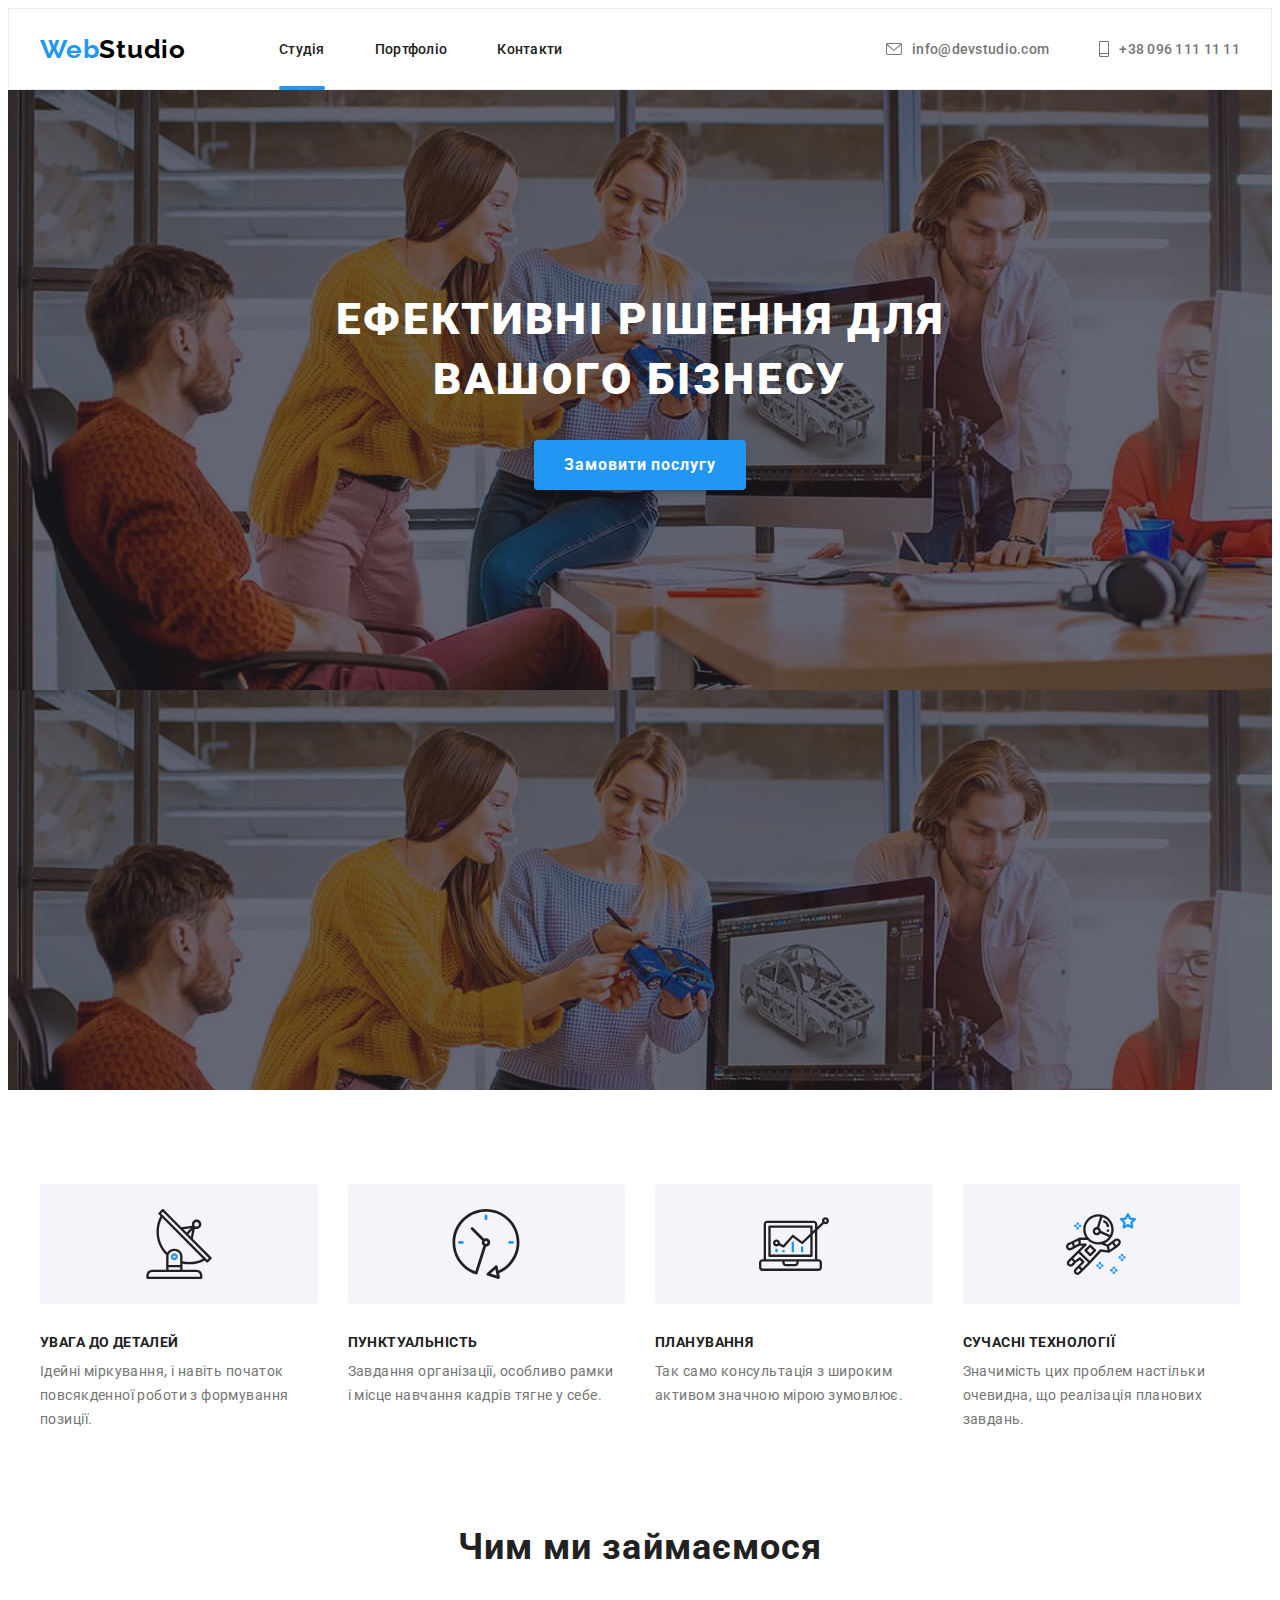
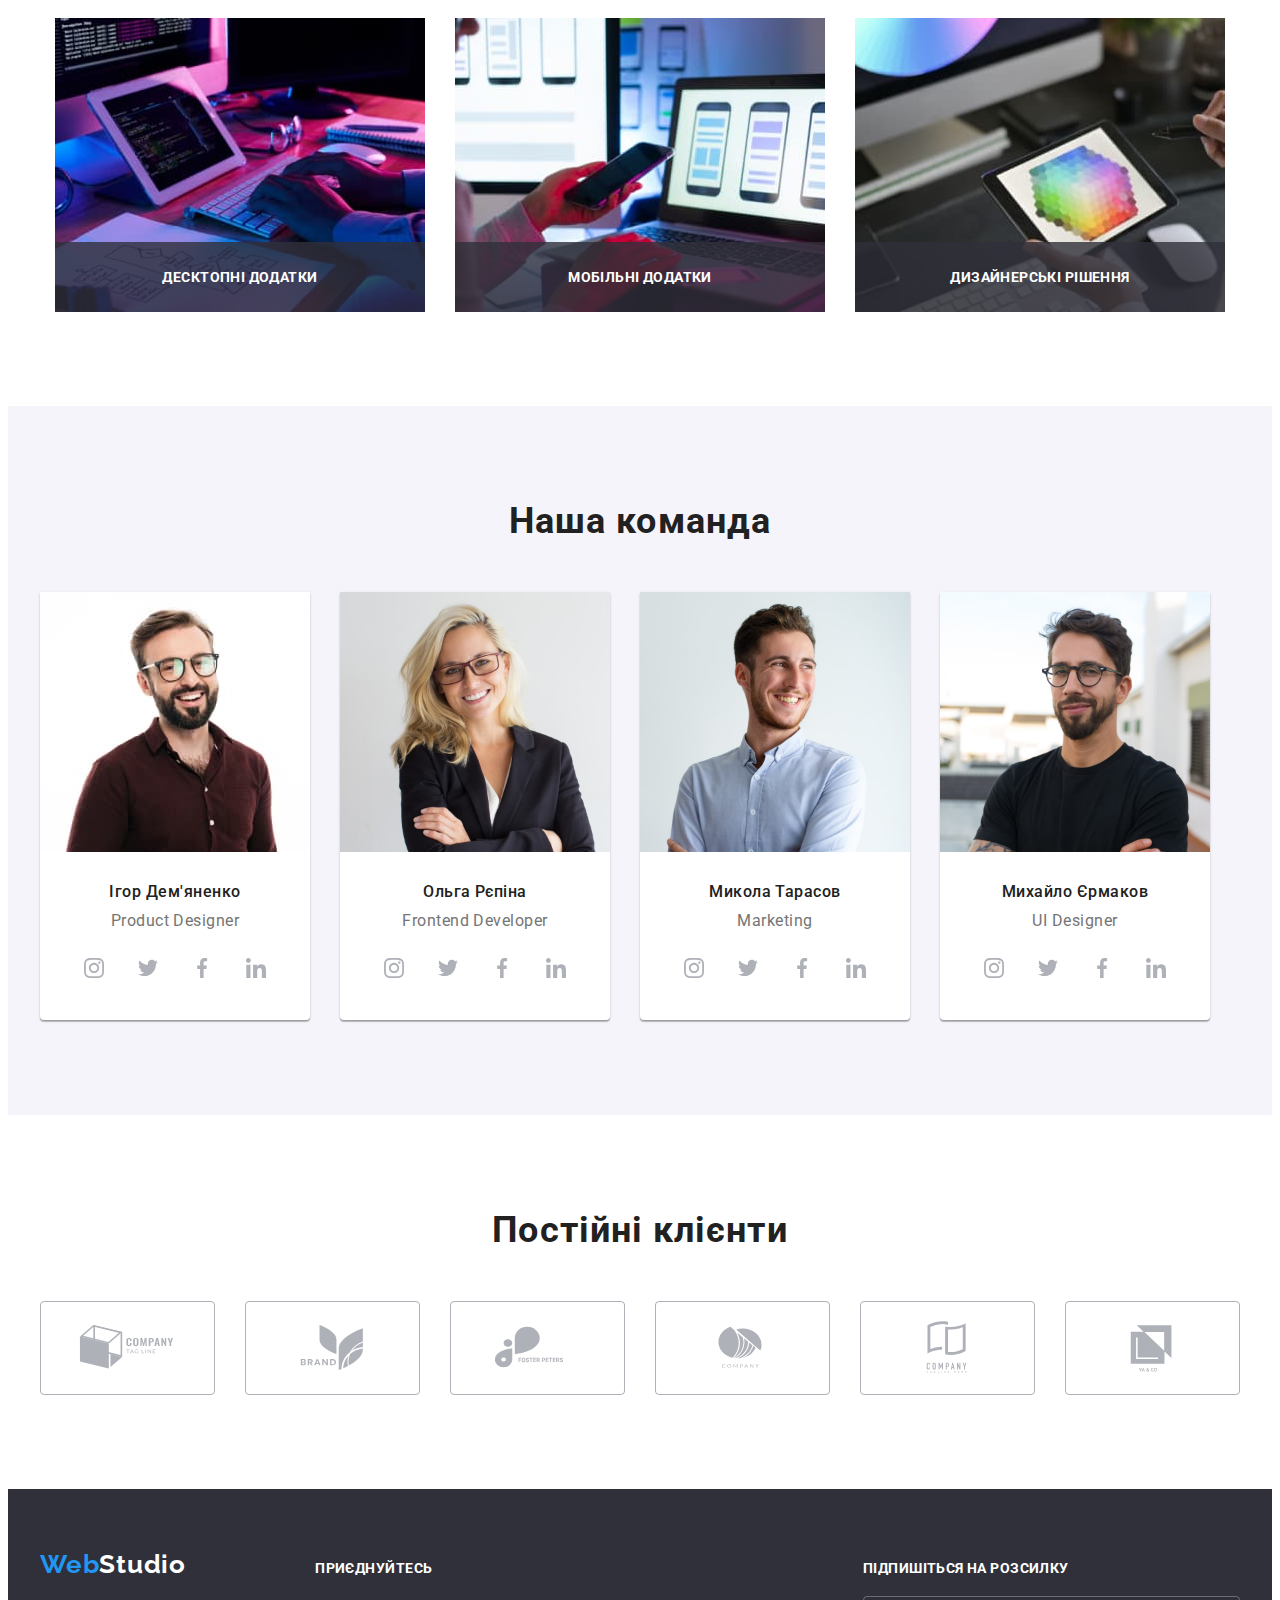
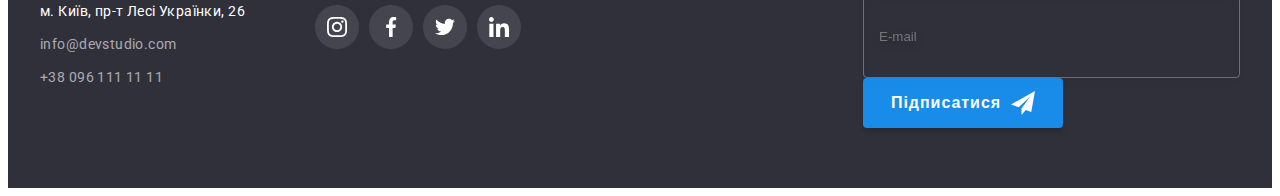
<file: index.html>
<!DOCTYPE html>
<html lang="uk">
<head>
    <meta charset="UTF-8">
    <meta http-equiv="X-UA-Compatible" content="IE=edge">
    <meta name="viewport" content="width=device-width, initial-scale=1.0">
    <title>Document</title>
    <link rel="preconnect" href="https://fonts.googleapis.com">
    <link rel="preconnect" href="https://fonts.gstatic.com" crossorigin>
    <link href="https://fonts.googleapis.com/css2?family=Raleway:wght@700&family=Roboto:wght@400;500;700;900&display=swap" rel="stylesheet">
    <link rel="stylesheet" href="https://cdnjs.cloudflare.com/ajax/libs/modern-normalize/1.1.0/modern-normalize.min.css" integrity="sha512-wpPYUAdjBVSE4KJnH1VR1HeZfpl1ub8YT/NKx4PuQ5NmX2tKuGu6U/JRp5y+Y8XG2tV+wKQpNHVUX03MfMFn9Q==" crossorigin="anonymous" referrerpolicy="no-referrer"/>
    <link rel="stylesheet" href="./css/main.min.css">
</head>
<body>
    <header class="header">
        <div class="container header__container">
        <a href="#" class="header__title">Web<span class="header__title__double">Studio</span> </a>
        <nav class="navigation">
        <ul class="navigation__list">
        <li><a class="navigation__link navigation__link--current" href="#">Студія</a></li>
        <li><a class="navigation__link" href="./portfolio.html">Портфоліо</a></li>
        <li><a class="navigation__link" href="#">Контакти</a></li>
        </ul>
        </nav>
        <ul class="header-list-contacts">
            <li><a href="mailto:info@devstudio.com" class="contacts-mail">
                <svg width="16" height="12">
                    <use href="./images/symbol-defs.svg#icon-envelope"></use>
                </svg>
                info@devstudio.com</a></li>
            <li>
                <a href="tell:380961111111" class="contacts">
                    <svg width="10" height="16">
                        <use href="./images/symbol-defs.svg#icon-smartphone"></use>
                    </svg>
                    +38 096 111 11 11</a></li>
        </ul>
        </div>
    </header>
        <main>
            <section class="decisions">
                <div class="container">
                <h1 class="decision-title">Ефективні рішення для вашого бізнесу</h1>
                <button type="button" class="decision-button" data-modal-open>Замовити послугу</button>
                </div>
            </section>
            <section class="section">
                <div class="container">
                <h2 class="visually-hidden">Деталі</h2>
                <ul class="details-list">
                    <li>
                        <div class="img-cont">
                            <svg class="details-svg" width="70" height="70">
                                <use href="./images/symbol-defs.svg#icon-antenna"></use>
                            </svg>
                        </div>
                        <h3 class="details-list-head">УВАГА ДО ДЕТАЛЕЙ</h3>
                <p class="details-list-uphead">Ідейні міркування, і навіть початок повсякденної роботи з формування позиції.</p></li>
                <li>
                    <div class="img-cont">
                        <svg class="details-svg" width="70" height="70">
                            <use href="./images/symbol-defs.svg#icon-clock"></use>
                        </svg>
                    </div>
                    <h3 class="details-list-head">ПУНКТУАЛЬНІСТЬ</h3>
                <p class="details-list-uphead">Завдання організації, особливо рамки і місце навчання кадрів тягне у себе.</p></li>
                <li>
                    <div class="img-cont">
                        <svg class="details-svg" width="70" height="70">
                            <use href="./images/symbol-defs.svg#icon-diagram"></use>
                        </svg>
                    </div>
                    <h3 class="details-list-head">ПЛАНУВАННЯ</h3>
                <p class="details-list-uphead">Так само консультація з широким активом значною мірою зумовлює.</p></li>
                <li>
                    <div class="img-cont">
                        <svg class="details-svg" width="70" height="70">
                            <use href="./images/symbol-defs.svg#icon-astronaut"></use>
                        </svg>
                    </div>
                    <h3 class="details-list-head">СУЧАСНІ ТЕХНОЛОГІЇ</h3>
                <p class="details-list-uphead">Значимість цих проблем настільки очевидна, що реалізація планових завдань.</p></li>
                </ul>
            </div>
            </section>
            <section class="section null">
                <div class="container">
            <h2 class="photo-section title">Чим ми займаємося</h2>
            <ul class="photo-list">
            <li class="li-relative">
                <img src="./images/image1.jpg" alt="image1">
                <p class="p-downtitle">Десктопні додатки</p>
                </li>
            <li class="li-relative">
                    <img src="./images/image2.jpg" alt="image2">
                <p class="p-downtitle">Мобільні додатки</p>
            </li>
            <li class="li-relative">
                <img src="./images/image3.jpg" alt="image3">
            <p class="p-downtitle">Дизайнерські рішення</p>
            </li>
            </ul>
            </div>
            </section>
            <section class="team section">
                <div class="container">
            <h2 class="photo-section">Наша команда</h2>
            <ul class="team-list">
                <li class="team-list-notgeneral"><img class="team-user-photo1" src="./images/img-1.jpg" width="270" height="260" alt="teamcard1">
                <div class="team-container">
                    <h3 class="team-user1">Ігор Дем'яненко</h3>
                <p lang="en" class="team-user-info1">Product Designer</p>
                <ul class="team-links-list">
                    <li class="team-link-list-second">
                        <a class="team-links-info" href="#">
                            <svg class="team-link-icon" width="20" height="20">
                                <use href="./images/symbol-defs.svg#icon-instagram"></use>
                            </svg>
                        </a>
                    </li>
                    <li class="team-link-list-second">
                        <a class="team-links-info" href="#">
                            <svg class="team-link-icon" width="20" height="20">
                                <use href="./images/symbol-defs.svg#icon-twitter"></use>
                            </svg>
                        </a>
                    </li>
                    <li class="team-link-list-second">
                        <a class="team-links-info" href="#">
                            <svg class="team-link-icon" width="20" height="20">
                                <use href="./images/symbol-defs.svg#icon-facebook"></use>
                            </svg>
                        </a>
                    </li>
                    <li class="team-link-list-second">
                        <a class="team-links-info" href="#">
                            <svg class="team-link-icon" width="20" height="20">
                                <use href="./images/symbol-defs.svg#icon-linkedin"></use>
                            </svg>
                        </a>
                    </li>
                </ul>
                </div>
            </li>
                <li class="team-list-notgeneral"><img class="team-user-photo2" src="./images/img-2.jpg" width="270" height="260" alt="teamcard2">
                <div class="team-container">
                    <h3 class="team-user2">Ольга Рєпіна</h3>
                <p lang="en" class="team-user-info2">Frontend Developer</p>
                <ul class="team-links-list">
                    <li class="team-link-list-second">
                        <a class="team-links-info" href="#">
                            <svg class="team-link-icon" width="20" height="20">
                                <use href="./images/symbol-defs.svg#icon-instagram"></use>
                            </svg>
                        </a>
                    </li>
                    <li class="team-link-list-second">
                        <a class="team-links-info" href="#">
                            <svg class="team-link-icon" width="20" height="20">
                                <use href="./images/symbol-defs.svg#icon-twitter"></use>
                            </svg>
                        </a>
                    </li>
                    <li class="team-link-list-second">
                        <a class="team-links-info" href="#">
                            <svg class="team-link-icon" width="20" height="20">
                                <use href="./images/symbol-defs.svg#icon-facebook"></use>
                            </svg>
                        </a>
                    </li>
                    <li class="team-link-list-second">
                        <a class="team-links-info" href="#">
                            <svg class="team-link-icon" width="20" height="20">
                                <use href="./images/symbol-defs.svg#icon-linkedin"></use>
                            </svg>
                        </a>
                    </li>
                </ul>
                </div>
            </li>
                <li class="team-list-notgeneral"><img class="team-user-photo3" src="./images/img-3.jpg" width="270" height="260" alt="teamcard3">
                <div class="team-container">
                    <h3 class="team-user3">Микола Тарасов</h3>
                <p lang="en" class="team-user-info3">Marketing</p>
                <ul class="team-links-list">
                    <li class="team-link-list-second">
                        <a class="team-links-info" href="#">
                            <svg class="team-link-icon" width="20" height="20">
                                <use href="./images/symbol-defs.svg#icon-instagram"></use>
                            </svg>
                        </a>
                    </li>
                    <li class="team-link-list-second">
                        <a class="team-links-info" href="#">
                            <svg class="team-link-icon" width="20" height="20">
                                <use href="./images/symbol-defs.svg#icon-twitter"></use>
                            </svg>
                        </a>
                    </li>
                    <li class="team-link-list-second">
                        <a class="team-links-info" href="#">
                            <svg class="team-link-icon" width="20" height="20">
                                <use href="./images/symbol-defs.svg#icon-facebook"></use>
                            </svg>
                        </a>
                    </li>
                    <li class="team-link-list-second">
                        <a class="team-links-info" href="#">
                            <svg class="team-link-icon" width="20" height="20">
                                <use href="./images/symbol-defs.svg#icon-linkedin"></use>
                            </svg>
                        </a>
                    </li>
                </ul>
                </div>
            </li>
                <li class="team-list-notgeneral"><img class="team-user-photo4" src="./images/img-4.jpg" width="270" height="260" alt="teamcard4">
                <div class="team-container">
                    <h3 class="team-user4">Михайло Єрмаков</h3>
                <p lang="en" class="team-user-info4">UI Designer</p>
                <ul class="team-links-list">
                    <li class="team-link-list-second">
                        <a class="team-links-info" href="#">
                            <svg class="team-link-icon" width="20" height="20">
                                <use href="./images/symbol-defs.svg#icon-instagram"></use>
                            </svg>
                        </a>
                    </li>
                    <li class="team-link-list-second">
                        <a class="team-links-info" href="#">
                            <svg class="team-link-icon" width="20" height="20">
                                <use href="./images/symbol-defs.svg#icon-twitter"></use>
                            </svg>
                        </a>
                    </li>
                    <li class="team-link-list-second">
                        <a class="team-links-info" href="#">
                            <svg class="team-link-icon" width="20" height="20">
                                <use href="./images/symbol-defs.svg#icon-facebook"></use>
                            </svg>
                        </a>
                    </li>
                    <li class="team-link-list-second">
                        <a class="team-links-info" href="#">
                            <svg class="team-link-icon" width="20" height="20">
                                <use href="./images/symbol-defs.svg#icon-linkedin"></use>
                            </svg>
                        </a>
                    </li>
                </ul>
                </div>
            </li>
            </ul>
            </div>
            </section>
            <section class="section">
                <div class="container">
                <h3 class="photo-section title">
                    Постійні клієнти
                </h3>
                <ul class="clients-list">
                    <li>
                        <a class="clients-link" href="#">
                            <svg width="106" height="60">
                                <use href="./images/symbol-defs.svg#icon-Logo"></use>
                            </svg>
                        </a>
                    </li>
                    <li>
                        <a class="clients-link" href="#">
                            <svg width="106" height="60">
                                <use href="./images/symbol-defs.svg#icon-Logo-1"></use>
                            </svg>
                        </a>
                    </li>
                    <li>
                        <a class="clients-link" href="#">
                            <svg width="106" height="60">
                                <use href="./images/symbol-defs.svg#icon-Logo-2"></use>
                            </svg>
                        </a>
                    </li>
                    <li>
                        <a class="clients-link" href="#">
                            <svg width="106" height="60">
                                <use href="./images/symbol-defs.svg#icon-Logo-3"></use>
                            </svg>
                        </a>
                    </li>
                    <li>
                        <a class="clients-link" href="#">
                            <svg width="106" height="60">
                                <use href="./images/symbol-defs.svg#icon-Logo-4"></use>
                            </svg>
                        </a>
                    </li>
                    <li>
                        <a class="clients-link" href="#">
                            <svg width="106" height="60">
                                <use href="./images/symbol-defs.svg#icon-Logo-5"></use>
                            </svg>
                        </a>
                    </li>
                </ul>
                </div>
            </section>
        </main>
        <footer class="footer-section">
            <div class="container">
                <div class="contact-wrapper">
            <a href="#" class="footer-header-title">Web<span class="footer-title-double">Studio</span> </a>
            <p class="adress">м. Київ, пр-т Лесі Українки, 26</p>
            <ul class="footer-header-list-main">
            <li><a href="mailto:info@devstudio.com" class="contacts-mail-footer">info@devstudio.com</a></li>
            <li><a href="tell:380961111111" class="contacts-footer">+38 096 111 11 11</a></li>
            </ul>    
        </div>
        <div class="footer-svg">
            <h3 class="title-footer">Приєднуйтесь</h3>
            <ul class="footer-list">
            <li>
                <a class="footer-links" href="#">
                <svg class="footer-icon" width="20" height="20">
                    <use href="./images/symbol-defs.svg#icon-instagram" width="20" height="20"></use>
                </svg>
                </a>
            </li>
            <li>
            <a class="footer-links" href="#">
                <svg class="footer-icon" width="20" height="20">
                    <use href="./images/symbol-defs.svg#icon-facebook" width="20" height="20"></use>
                </svg>
            </a>
            </li>
            <li>
            <a class="footer-links" href="#">
                <svg class="footer-icon" width="20" height="20">
                    <use href="./images/symbol-defs.svg#icon-twitter" width="20" height="20"></use>
                </svg>
            </a>
            </li>
            <li>
            <a class="footer-links" href="#">
                <svg class="footer-icon" width="20" height="20">
                    <use href="./images/symbol-defs.svg#icon-linkedin" width="20" height="20"></use>
                </svg>
            </a>
            </li>
            </ul>
        </div>
        <div class="footer-field">
            <label for="advertising-mail" class="label-footer">Підпишіться на розсилку</label>
            <div class="div-footer-pos">
                <input type="email"
                name="advertising"
                 id="advertising-mail" 
                 class="footer-input"
                 placeholder="E-mail">
                    <button type="submit" class="footer-button">
                    Підписатися
                    <svg class="advertising-svg" width="24" height="24">
                        <use href="./images/symbol-defs.svg#icon-icon-send-1"></use>
                    </svg>
                    </button>
            </div>
        </div>
        </div>
        </footer>
        <div class="backdrop is-hidden" data-modal>
            <div class="modal">
                <button type="button" class="button-modal" data-modal-close>
                    <svg class="modal-x" width="11" height="11">
                        <use href="./images/symbol-defs.svg#icon-Vector">
                        </use>
                    </svg>
                </button>
                <p class="modal-title">Залиште свої данні,ми вам передзвонимо</p>
                <form class="modal-form">
                    <div class="modal-field">
                    <label for="user-name" class="label">Ім'я</label>
                    <div class="relative">
                    <input 
                        type="text"
                        name="user-name"
                        class="modal-input"
                        id="user-name"
                        required>
                       <svg class="form-svg" width="12" height="12">
                        <use href="./images/symbol-defs.svg#icon-Vector-1-1">
                        </use>
                       </svg>
                        </div>
                        </div>
                       <div class="modal-field">
                       <label for="user-tel" class="label">Телефон</label>
                        <div class="relative">
                       <input
                     type="tel"
                     name="user-tel" 
                     class="modal-input" 
                     id="user-tel"
                     required>
                     <svg class="form-svg" width="13" height="13">
                        <use href="./images/symbol-defs.svg#icon-Vector-2-1">
                        </use>
                       </svg>
                    </div>
                    </div>
                       <div class="modal-field">
                        <label for="user-mail" class="label">Пошта</label>
                        <div class="relative">
                        <input 
                        type="email"
                        name="user-mail"
                        class="modal-input"
                        id="user-mail"
                        required>
                        <svg class="form-svg" width="15" height="12">
                        <use href="./images/symbol-defs.svg#icon-Vector-3-1">
                        </use>
                        </svg>
                        </div>
                        </div>
                    <div class="modal-field">
                    <label for="user-comment" class="label">Коментар</label>
                        <textarea 
                        name="user-comment"
                         id="user-comment" 
                         class="modal-input2"
                         placeholder="Введіть текст">
                        </textarea>
                    </div>
                    <div class="checkbox-div">
                        <input type="checkbox"
                         class="input-checkbox visually-hidden"
                         name="policy"
                         id="policy"
                         >
                         <label for="policy"
                          class="check-text">Погоджуюся з розсилкою та приймаю <a href="#" class="label-second">Умови договору</a></label>
                    </div>
                    <button type="submit" class="button-submit">Відправити</button>
                </form>
            </div>
            </div>
        </div>
        <script src="./js/modal.js"></script>
</body>
</html>
</file>
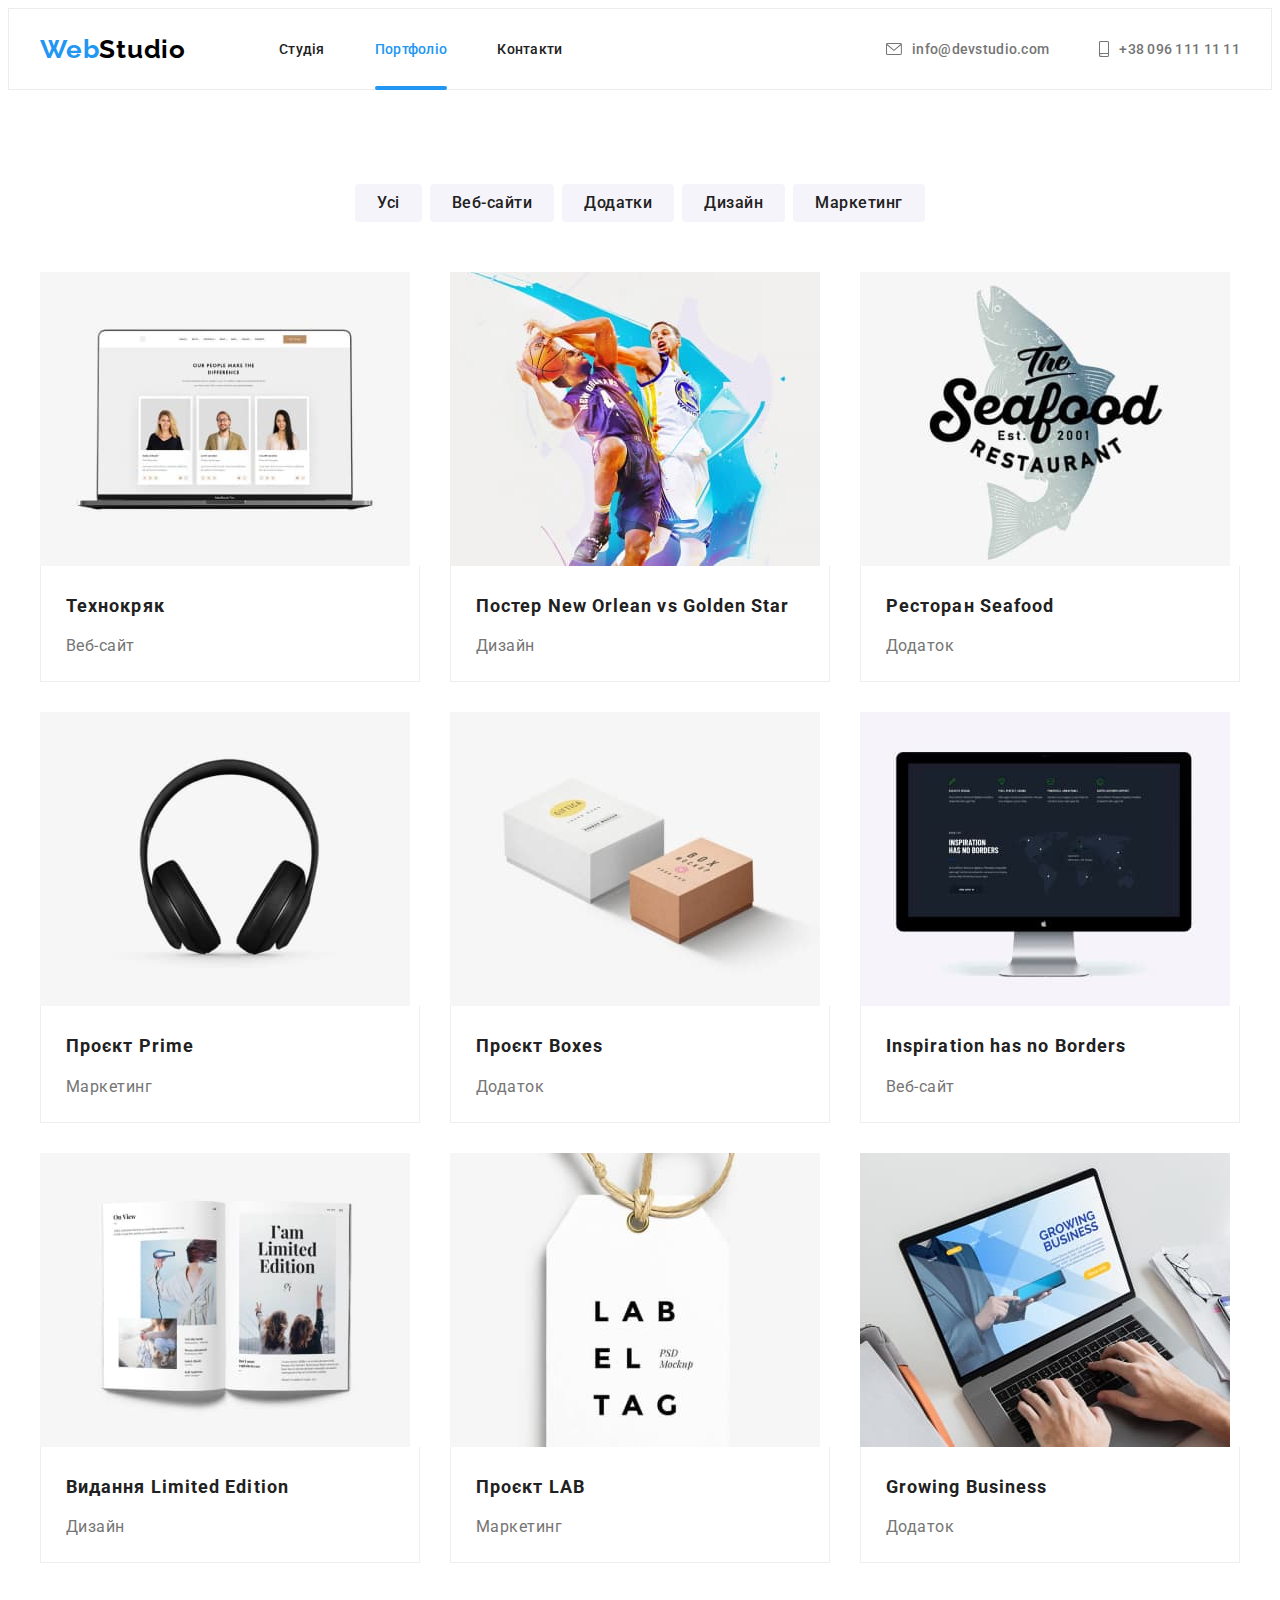
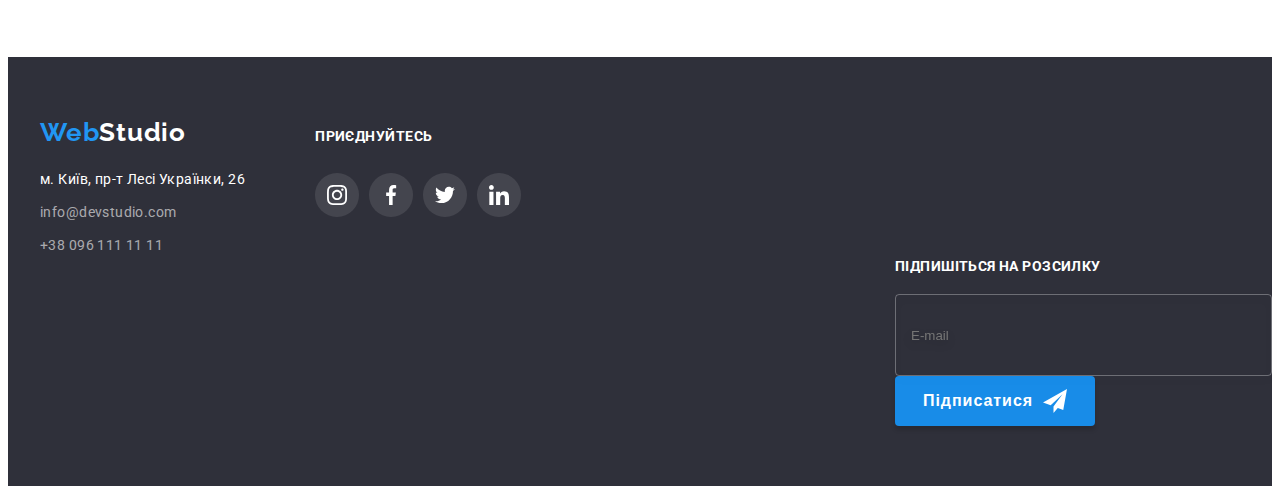
<file: portfolio.html>
<!DOCTYPE html>
<html lang="en">
<head>
    <meta charset="UTF-8">
    <meta http-equiv="X-UA-Compatible" content="IE=edge">
    <meta name="viewport" content="width=device-width, initial-scale=1.0">
    <title>Document</title>
    <link rel="preconnect" href="https://fonts.googleapis.com">
    <link rel="preconnect" href="https://fonts.gstatic.com" crossorigin>
    <link href="https://fonts.googleapis.com/css2?family=Raleway:wght@700&family=Roboto:wght@400;500;700;900&display=swap" rel="stylesheet">
    <link rel="stylesheet" href="https://cdnjs.cloudflare.com/ajax/libs/modern-normalize/1.1.0/modern-normalize.min.css" integrity="sha512-wpPYUAdjBVSE4KJnH1VR1HeZfpl1ub8YT/NKx4PuQ5NmX2tKuGu6U/JRp5y+Y8XG2tV+wKQpNHVUX03MfMFn9Q==" crossorigin="anonymous" referrerpolicy="no-referrer"/>
    <link rel="stylesheet" href="./styles.css">
</head>
<body>
    <header class="header">
        <div class="container">
        <a href="#" class="header-title">Web<span class="header-title-double">Studio</span> </a>
        <nav class="header-navigation">
        <ul class="header-list-main">
        <li><a class="header-list header-list1" href="./index.html">Студія</a></li>
        <li><a class="header-list header-list2 current current-pos" href="./portfolio.html">Портфоліо</a></li>
        <li><a class="header-list header-list3" href="#">Контакти</a></li>
        </ul>
        </nav>
        <ul class="header-list-contacts">
                <li><a href="mailto:info@devstudio.com" class="contacts-mail">
                    <svg width="16" height="12">
                        <use href="./images/symbol-defs.svg#icon-envelope"></use>
                    </svg>
                    info@devstudio.com</a></li>
                <li>
                    <a href="tell:380961111111" class="contacts">
                        <svg width="10" height="16">
                            <use href="./images/symbol-defs.svg#icon-smartphone"></use>
                        </svg>
                        +38 096 111 11 11</a></li>
        </ul>
        </div>
    </header>
    <main>
        <section class="section">
            <div class="container">
            <h1 class="visually-hidden">portfolio</h1>
            <ul class="portfolio-buttons-list">
            <li><button type="button" class="portfolio-buttons">Усі</button></li>
            <li><button type="button" class="portfolio-buttons">Веб-сайти</button></li>
            <li><button type="button" class="portfolio-buttons">Додатки</button></li>
            <li><button type="button" class="portfolio-buttons">Дизайн</button></li>
            <li><button type="button" class="portfolio-buttons">Маркетинг</button></li>
            </ul>
            <ul class="portfolio-list">
                <li class="portfolio-listx">
                    <a href="#" class="portfolio-shadow">
                        <div class="portfolio-div-lorem">
                    <img class="portfolio-images" src="./images/portfolioimg1.jpg" alt="portfolioimg1">
                    <p class="portfolio-lorem">Lorem ipsum dolor sit amet consectetur adipisicing elit. Quos autem, repellat commodi eum obcaecati sint saepe quae id dolorum tenetur nulla pariatur? Laudantium ex, nam voluptatibus ratione numquam in saepe.</p>
                </div>
                    <div class="portfolio-images-downtitle">           
                    <h2 class="portfolio-title">Технокряк</h3>
                    <p class="portfolio-downtitle">Веб-сайт</p>
                    </div>
                    </a>
                </li>
                <li class="portfolio-listx">
                    <a href="#" class="portfolio-shadow">
                    <div class="portfolio-div-lorem">
                    <img class="portfolio-images" src="./images/portfolioimg2.jpg" alt="portfolioimg2">
                    <p class="portfolio-lorem">Lorem ipsum dolor sit amet consectetur adipisicing elit. Quos autem, repellat commodi eum obcaecati sint saepe quae id dolorum tenetur nulla pariatur? Laudantium ex, nam voluptatibus ratione numquam in saepe.</p>
                    </div>
                <div class="portfolio-images-downtitle">
                    <h2 class="portfolio-title">Постер New Orlean vs Golden Star</h3>
                    <p class="portfolio-downtitle">Дизайн</p>
                </div>
                </a>
                </li>
                <li class="portfolio-listx">
                    <a href="#" class="portfolio-shadow">
                        <a href="#" class="portfolio-shadow">
                            <div class="portfolio-div-lorem">
                        <img class="portfolio-images" src="./images/portfolioimg3.jpg" alt="portfolioimg1">
                        <p class="portfolio-lorem">Lorem ipsum dolor sit amet consectetur adipisicing elit. Quos autem, repellat commodi eum obcaecati sint saepe quae id dolorum tenetur nulla pariatur? Laudantium ex, nam voluptatibus ratione numquam in saepe.</p>
                    </div>
                        <div class="portfolio-images-downtitle">
                    <h2 class="portfolio-title">Ресторан Seafood</h3>
                    <p class="portfolio-downtitle">Додаток</p>
                </div>
                </a>
                </li>
                <li class="portfolio-listx">
                    <a href="#" class="portfolio-shadow">
                        <a href="#" class="portfolio-shadow">
                            <div class="portfolio-div-lorem">
                        <img class="portfolio-images" src="./images/portfolioimg4.jpg" alt="portfolioimg1">
                        <p class="portfolio-lorem">Lorem ipsum dolor sit amet consectetur adipisicing elit. Quos autem, repellat commodi eum obcaecati sint saepe quae id dolorum tenetur nulla pariatur? Laudantium ex, nam voluptatibus ratione numquam in saepe.</p>
                    </div>
                <div class="portfolio-images-downtitle">
                    <h2 class="portfolio-title">Проєкт Prime</h3>
                    <p class="portfolio-downtitle">Маркетинг</p>
                </div>
                </a>
                </li>
                <li class="portfolio-listx">
                    <a href="#" class="portfolio-shadow">
                        <a href="#" class="portfolio-shadow">
                            <div class="portfolio-div-lorem">
                        <img class="portfolio-images" src="./images/portfolioimg5.jpg" alt="portfolioimg1">
                        <p class="portfolio-lorem">Lorem ipsum dolor sit amet consectetur adipisicing elit. Quos autem, repellat commodi eum obcaecati sint saepe quae id dolorum tenetur nulla pariatur? Laudantium ex, nam voluptatibus ratione numquam in saepe.</p>
                    </div>
                <div class="portfolio-images-downtitle">
                    <h2 class="portfolio-title">Проєкт Boxes</h3>
                    <p class="portfolio-downtitle">Додаток</p>
                </div>
                </a>
                </li>
                <li class="portfolio-listx">
                    <a href="#" class="portfolio-shadow">
                        <a href="#" class="portfolio-shadow">
                            <div class="portfolio-div-lorem">
                        <img class="portfolio-images" src="./images/portfolioimg6.jpg" alt="portfolioimg1">
                        <p class="portfolio-lorem">Lorem ipsum dolor sit amet consectetur adipisicing elit. Quos autem, repellat commodi eum obcaecati sint saepe quae id dolorum tenetur nulla pariatur? Laudantium ex, nam voluptatibus ratione numquam in saepe.</p>
                    </div>
                <div class="portfolio-images-downtitle">
                    <h2 class="portfolio-title">Inspiration has no Borders</h3>
                    <p class="portfolio-downtitle">Веб-сайт</p>
                </div>
                </a>
                </li>
                <li class="portfolio-listx">
                    <a href="#" class="portfolio-shadow">
                        <a href="#" class="portfolio-shadow">
                            <div class="portfolio-div-lorem">
                        <img class="portfolio-images" src="./images/portfolioimg7.jpg" alt="portfolioimg1">
                        <p class="portfolio-lorem">Lorem ipsum dolor sit amet consectetur adipisicing elit. Quos autem, repellat commodi eum obcaecati sint saepe quae id dolorum tenetur nulla pariatur? Laudantium ex, nam voluptatibus ratione numquam in saepe.</p>
                    </div>
                <div class="portfolio-images-downtitle"> 
                    <h2 class="portfolio-title">Видання Limited Edition</h3>
                    <p class="portfolio-downtitle">Дизайн</p>
                </div>
                </a>
                </li>
                <li class="portfolio-listx">
                    <a href="#" class="portfolio-shadow">
                        <a href="#" class="portfolio-shadow">
                            <div class="portfolio-div-lorem">
                        <img class="portfolio-images" src="./images/portfolioimg8.jpg" alt="portfolioimg1">
                        <p class="portfolio-lorem">Lorem ipsum dolor sit amet consectetur adipisicing elit. Quos autem, repellat commodi eum obcaecati sint saepe quae id dolorum tenetur nulla pariatur? Laudantium ex, nam voluptatibus ratione numquam in saepe.</p>
                    </div>
                <div class="portfolio-images-downtitle">
                    <h2 class="portfolio-title">Проєкт LAB</h3>
                    <p class="portfolio-downtitle">Маркетинг</p>
                </div>
                </a>
                </li>
                <li class="portfolio-listx">
                    <a href="#" class="portfolio-shadow">
                        <a href="#" class="portfolio-shadow">
                            <div class="portfolio-div-lorem">
                        <img class="portfolio-images" src="./images/portfolioimg9.jpg" alt="portfolioimg1">
                        <p class="portfolio-lorem">Lorem ipsum dolor sit amet consectetur adipisicing elit. Quos autem, repellat commodi eum obcaecati sint saepe quae id dolorum tenetur nulla pariatur? Laudantium ex, nam voluptatibus ratione numquam in saepe.</p>
                    </div>
                <div class="portfolio-images-downtitle">
                    <h2 class="portfolio-title">Growing Business</h3>
                    <p class="portfolio-downtitle">Додаток</p>
                </div>
                </a>
                </li>
            </ul>
        </div>
        </section>
    </main>
    <footer class="footer-section">
        <div class="container">
            <div class="contact-wrapper">
        <a href="#" class="footer-header-title">Web<span class="footer-title-double">Studio</span> </a>
        <p class="adress">м. Київ, пр-т Лесі Українки, 26</p>
        <ul class="footer-header-list-main">
        <li><a href="mailto:info@devstudio.com" class="contacts-mail-footer">info@devstudio.com</a></li>
        <li><a href="tell:380961111111" class="contacts-footer">+38 096 111 11 11</a></li>
        </ul>    
    </div>
    <div class="footer-svg">
        <h3 class="title-footer">Приєднуйтесь</h3>
        <ul class="footer-list">
        <li>
            <a class="footer-links" href="#">
            <svg class="footer-icon" width="20" height="20">
                <use href="./images/symbol-defs.svg#icon-instagram" width="20" height="20"></use>
            </svg>
            </a>
        </li>
        <li>
        <a class="footer-links" href="#">
            <svg class="footer-icon" width="20" height="20">
                <use href="./images/symbol-defs.svg#icon-facebook" width="20" height="20"></use>
            </svg>
        </a>
        </li>
        <li>
        <a class="footer-links" href="#">
            <svg class="footer-icon" width="20" height="20">
                <use href="./images/symbol-defs.svg#icon-twitter" width="20" height="20"></use>
            </svg>
        </a>
        </li>
        <li>
        <a class="footer-links" href="#">
            <svg class="footer-icon" width="20" height="20">
                <use href="./images/symbol-defs.svg#icon-linkedin" width="20" height="20"></use>
            </svg>
        </a>
        </li>
        </ul>
    </div>
    </div>
    <div class="footer-field">
        <label for="Підпишіться на розсилку" class="label-footer">Підпишіться на розсилку</label>
          <input type="email"
            name="advertising"
             id="advertising-mail" 
             class="footer-input"
             placeholder="E-mail">
                <button type="submit" class="footer-button">
                Підписатися
                <svg class="advertising-svg" width="24" height="24">
                    <use href="./images/symbol-defs.svg#icon-icon-send-1"></use>
                </svg>
                </button>
        </div>
    </footer>
</body>
</html>
</file>
<file: styles.css>
header {
    font-family: 'Roboto', sans-serif;
    border: 1px solid #ECECEC;
}
main {
    font-family: 'Roboto', sans-serif;
}
body {
    font-family: 'Roboto', sans-seerif; 
    font-size: 16px; 
    letter-spacing:0.03em; 
    color: #757575;
}
:root {
    --s-grey: #757575;
    --s-black: #212121;
}
.header-title {
    font-family: 'Raleway', sans-serif;
    font-weight: 700;
    font-size: 26px;
    line-height: 1.1923;
    letter-spacing: 0.03em;
    color: #2196F3;
    text-decoration: none;
}
.header-title-double {
    font-weight: 700;
    font-size: 26px;
    line-height: 1.1923;
    letter-spacing: 0.03em;
    color: #000000;
}
.header-list,
.contacts-mail,
.contacts{
    text-decoration: none;
    transition: color 250ms cubic-bezier(0.4, 0, 0.2, 1);
}
.header-list2,
.header-list3,
.header-list1  {
    font-weight: 500;
    font-size: 14px;
    line-height: 1.1428;
    letter-spacing: 0.02em;
    color: var(--s-black);
    padding-top: 32px;
    padding-bottom: 32px;
    display: block;
}  
.header-list-main,
.header-list-contacts,
.details-list,
.photo-list,
.team-list,
.portfolio-list,
.portfolio-buttons-list {
list-style: none;
}
.header-list:hover {
    color: #2196F3;
}
.header-list:focus {
    color: #188CE8;
}
.contacts:hover {
    color: #2196F3;
}
.contacts:focus {
    color: #188CE8;
}
.contacts-mail:hover {
    color: #2196F3;
}
.contacts-mail:focus {
    color: #188CE8;
}
.contacts-mail {
    font-weight: 500;
    font-size: 14px;
    line-height: 1.1428;
    letter-spacing: 0.02em;
    color: var(--s-grey);
}
.contacts {
    font-weight: 500;
    font-size: 14px;
    line-height: 1.1428;
    letter-spacing: 0.02em;
    color: var(--s-grey);
}
.decisions {
    background-image: linear-gradient(rgba(47, 48, 58, 0.4), rgba(47, 48, 58, 0.4)),
    url(./images/bg.jpg);
    flex-grow: 1;
    max-width: 1600px;
     height: 600px;
     margin: 0 auto;
}
.decision-title {
    font-weight: 900;
    font-size: 44px;
    line-height: 1.3636;
    text-align: center;
    letter-spacing: 0.06em;
    text-transform: uppercase;
    color: #FFFFFF;
}
.decision-button {
    font-family: 'Roboto';
    font-style: normal;
    font-weight: 700;
    font-size: 16px;
    line-height: 1.875;
    display: flex;
    align-items: center;
    text-align: center;
    letter-spacing: 0.06em;
    color: #FFFFFF;
    background: #2196F3;
    box-shadow: 0px 4px 4px rgba(0, 0, 0, 0.15);
    border-radius: 4px;
    cursor: pointer;
    transition: background-color 250ms cubic-bezier(0.4, 0, 0.2, 1);
}
.decision-button:hover {
    background: #188CE8;
}
.decision-button:focus {
    background: #188CE8;
}
.details-list-head {
    font-weight: 700;
    font-size: 14px;
    line-height: 1.1428;
    letter-spacing: 0.03em;
    text-transform: uppercase;
    color: var(--s-black);
}
.details-list-uphead {
    font-size: 14px;
    line-height: 1.7142;
    letter-spacing: 0.03em;
    color: var(--s-grey);
}
.photo-section {
    font-weight: 700;
    font-size: 36px;
    line-height: 1.1666;
    text-align: center;
    letter-spacing: 0.03em;
    color: #212121;
    margin: 0 0 50px;
}
.team-user1,
.team-user2,
.team-user3,
.team-user4 {
    font-weight: 500;
    font-size: 16px;
    line-height: 1.1875;
    text-align: center;
    letter-spacing: 0.03em;
    color: #212121;
}
.team-user-info1,
.team-user-info2,
.team-user-info3,
.team-user-info4 {
    font-size: 16px;
    line-height: 1.1875;
    text-align: center;
    letter-spacing: 0.03em;
    color: var(--s-grey);
}
.team-list-notgeneral {
    background: #FFFFFF;
    box-shadow: 0px 1px 3px rgba(0, 0, 0, 0.12), 0px 1px 1px rgba(0, 0, 0, 0.14), 0px 2px 1px rgba(0, 0, 0, 0.2);
    border-radius: 0px 0px 4px 4px;
}
.team {
    background: #F5F4FA;
}
.footer-section {
    background: #2F303A;
}
.adress {
    font-size: 14px;
    line-height: 1.7142;
    letter-spacing: 0.03em;
    color: #FFFFFF;
}
.footer-title-double {
    color: #FFFFFF;
}
.portfolio-buttons {
    font-family: 'Roboto';
    font-style: normal;
    font-weight: 500;
    font-size: 16px;
    line-height: 1.625;
    text-align: center;
    letter-spacing: 0.03em;
    color: #212121;
    cursor: pointer;
    border: 0;
    padding: 6px 22px;
    border-radius: 4px;
    background: #F5F4FA;
    transition: color 250ms cubic-bezier(0.4, 0, 0.2, 1),
    background-color 250ms cubic-bezier(0.4, 0, 0.2, 1),
    box-shadow 250ms cubic-bezier(0.4, 0, 0.2, 1);
    }
.portfolio-buttons:hover {
    background: #2196F3;
    color: #FFFFFF;
    box-shadow: 0px 3px 1px rgba(0, 0, 0, 0.1), 0px 1px 2px rgba(0, 0, 0, 0.08), 0px 2px 2px rgba(0, 0, 0, 0.12);
}
.portfolio-buttons:focus {
    color: #FFFFFF;
    background-color: #188CE8;
}
.portfolio-title {
    font-weight: 700;
    font-size: 18px;
    line-height: 2.25;
    letter-spacing: 0.06em;
    color: var(--s-black);
}
.portfolio-downtitle {
    font-size: 16px;
    line-height: 1.875;
    letter-spacing: 0.03em;
    color: var(--s-grey);
}
.contacts-mail-footer,
.contacts-footer {
    font-size: 14px;
    line-height: 1.7142;
    letter-spacing: 0.03em;
    color: rgba(255, 255, 255, 0.6);
    font-size: 14px;
    text-decoration: none;
    transition: color 250ms cubic-bezier(0.4, 0, 0.2, 1);
}
.contacts-mail-footer:hover {
    color: #2196F3;
}
.contacts-footer:hover {
    color: #2196F3;
}
.contacts-mail-footer:focus {
    color: #188CE8;
}
.contacts-footer:focus {
    color: #188CE8;
}
.container {
width: 1200px;
margin: 0 auto;
padding: 0 15px;
}
h1,
h2,
h3,
h4,
h5,
h6,
p {
    margin: 0;
}
ul {
    margin: 0;
    padding: 0;
}
header {
    display: flex;
    align-items: center;
}
.header-list-main {
    display: flex;
    gap: 50px;
    margin-left: 93px;
}
.header-navigation {
    margin-right: auto;
}
.header-list-contacts {
    display: flex;
    align-items: center;
    gap: 50px;
}
.decisions {
   padding-top: 200px;
   padding-bottom: 200px;
}
.decision-title {
    width: 696px;
    margin: 0 auto;
    margin-bottom: 30px;
}
.decision-button {
    letter-spacing: 0.06em;
    padding-top: 10px;
    padding-bottom: 10px;
    padding-right: 30px;
    padding-left: 30px;
    margin: 0 auto;
    border: 0;
}
.details-list {
    display: flex;
    gap: 30px;
}
.details-list h3{
    margin-bottom: 10px;
}
.section, 
.photo {
    padding-top:0;
}
.details-list p{
    width: 270px;
}
.photo-list {
    display: flex;
    gap: 30px;
    justify-content: center;
}
.team-list {
    display: flex;
    gap: 30px;
}
.team-container {
   padding-top: 30px; 
   padding-bottom: 30px;
}
.team-container h3{
    margin-bottom: 10px;
}
.team {
    padding-bottom: 95px;
}
.footer-section {
    display: flex;
    flex-direction: column;
}
.footer-header-title {
    font-family: 'Raleway', sans-serif;
    font-weight: 700;
    font-size: 26px;
    line-height: 1.1923;
    letter-spacing: 0.03em;
    color: #2196F3;
    text-decoration: none;
    margin-bottom: 20px;
    display: inline-block;
}
.footer-header-list-main {
    list-style: none;
}
.portfolio-buttons-list {
    display: flex;
    gap: 8px;
    justify-content: center;
    margin-bottom: 50px;
}
.portfolio-list {
    display: flex;
    flex-wrap: wrap;
    justify-content: center;
    gap: 30px;
}
.section {
    padding-top:94px;
    padding-bottom:94px;
}
.null {
    padding-top: 0px;
}
footer {
padding-top: 60px;
padding-bottom: 60px;
}
body img{
    display:block;
}
.portfolio-images-downtitle {
    padding-top: 20px;
    padding-right: 25px;
    padding-left: 25px;
    padding-bottom: 20px;
}
.portfolio-images-downtitle h2{
    margin-bottom: 5px;
}
.portfolio-listx {
    background: #FFFFFF;
}
.header .container {
    display: flex;
    align-items: center;
    justify-content: space-between; 
}
.portfolio-images-downtitle {
    border: 1px solid #EEEEEE;
    border-top: 0px;
}
.visually-hidden {
    position: absolute;
    white-space: nowrap;
    width: 1px;
    height: 1px;
    overflow: hidden;
    border: 0;
    padding: 0;
    clip: rect(0 0 0 0);
    clip-path: inset(50%);
    margin: -1px;
}
.details-list li{
    flex-basis: calc((100% - 90px) / 4);  
}
.portfolio-listx {
    flex-basis: calc((100% - 60px) / 3);
}
.team-links-info {
display: flex;
align-items: center;
justify-content: center;
width: 44px;
height: 44px;
border-radius: 50%;
color: #AFB1B8;
transition: color 250ms cubic-bezier(0.4, 0, 0.2, 1),
background-color 250ms cubic-bezier(0.4, 0, 0.2, 1);

}
.team-links-list {
    list-style: none;
    display: flex;
    gap: 10px;
    justify-content: center;
}
.team-link-icon {
    fill: currentColor;
}
.team-list-notgeneral {
    width: 270px;
}
.team-links-info:hover {
background-color: #2196F3;
color: #FFFFFF;
}
.team-links-info:focus {
    background-color: #2196F3;
    color: #FFFFFF;
}
.clients-list {
    list-style: none;
    display: flex;
    gap: 30px;
}
.clients-link svg{
    fill: currentColor;
}
.clients-link {
    display: flex;
    height: 92px;
    color: #AFB1B8;
    border: 1px solid #AFB1B8;
    border-radius: 4px;
    justify-content: center;
     align-items: center; 
     transition: color 250ms cubic-bezier(0.4, 0, 0.2, 1),
     border-color 250ms cubic-bezier(0.4, 0, 0.2, 1);
  
}
.clients-link:hover {
   color: #2196F3;
   border-color: #2196F3;
}
.clients-link:focus {
    color: #2196F3;
    border-color: #2196F3;
}
.footer-links {
    background:linear-gradient(rgba(255, 255, 255, 0.1), rgba(255, 255, 255, 0.1));
fill: #ffffff;
display: flex;
width: 44px;
height: 44px;
border-radius: 50%;
justify-content: center;
align-items: center;
transition: background-color 250ms cubic-bezier(0.4, 0, 0.2, 1);
}
.footer-links:hover {
    background-color: #2196F3;
}
.footer-links:focus {
    background-color: #2196F3;
}
.footer-list {
    display: flex;
    gap: 10px;
    list-style: none;
}
.header-list-contacts a:hover{
    color: #2196F3;
}
.header-list-contacts {
    transition: color 250ms cubic-bezier(0.4, 0, 0.2, 1);
}
.header-list-contacts a:focus{
    color: #2196F3;
}
.header-list-contacts svg{
    fill: currentColor;
}
.header-list-contacts{
display: flex;
align-items: center;
}
.img-cont {
    background-color: #F5F4FA;
    border-radius: 4px;
    height: 120px;
    display: flex;
    align-items: center;
    justify-content: center;
    margin-bottom: 30px;
}
.title-footer {
    color: #ffffff;
}
.footer-svg h3{
    margin-bottom: 20px;
    text-transform: uppercase;
    font-weight: 700;
    font-size: 14px;
}
footer .container{
 display: flex;
 align-items: baseline;
}
.contact-wrapper {
    margin-right: 70px;
}
.clients-list li{
    flex-basis: calc((100% - 150px) / 6); 
}
.team-links-list {
    margin-top: 16px;
}
footer li{
    margin-top: 9px;
}
.portfolio-shadow:hover {
    box-shadow: 0px 1px 1px rgba(0, 0, 0, 0.12), 0px 4px 4px rgba(0, 0, 0, 0.06), 1px 4px 6px rgba(0, 0, 0, 0.16);
}
.portfolio-shadow {
    display: block;
    text-decoration: none;
    transition: box-shadow 250ms cubic-bezier(0.4, 0, 0.2, 1);
}
.portfolio-shadow:focus {
    box-shadow: 0px 1px 1px rgba(0, 0, 0, 0.12), 0px 4px 4px rgba(0, 0, 0, 0.06), 1px 4px 6px rgba(0, 0, 0, 0.16);
}
.contacts-mail {
    display: flex;
     align-items: center;
      gap: 10px; 
}
.contacts {
    display: flex;
     align-items: center;
      gap: 10px;
}

.p-downtitle {
    font-size: 14px;
    position: absolute;
line-height: 1.1428;
text-align: center;
padding-top: 27px;
padding-bottom: 27px;
letter-spacing: 0.03em;
text-transform: uppercase;
    color: #fff;
    background: rgba(47, 48, 58, 0.8);
    left: 0;
     bottom: 0;
     width: 100%;
     font-weight: 700;
}
.li-relative {
    position: relative;
}
.portfolio-lorem {
    position: absolute;
    top: 0;
    background-color: rgba(33, 150, 243, 0.9);
    color: #FFFFFF;
    font-weight: 400;
    font-size: 18px;
    line-height: 1.5555;
    letter-spacing: 0.03em;
    padding-top: 63px;
    padding-bottom: 63px;
    padding-right: 24px;
    padding-left: 24px;
    height: 100%;
    transform: translateY(100%);
    transition: transform 250ms cubic-bezier(0.4, 0, 0.2, 1);
}
.portfolio-div-lorem {
    position: relative;
    overflow: hidden;
}
.portfolio-shadow:hover .portfolio-lorem{
    transform: translateY(0);
}
.current::after {
    position: absolute;
    width: 100%;
    height: 4px;
    background-color: #2196F3;
    border-radius: 2px;
    bottom: -1px;
    display: block;
    content: "";
}
.header-list {
    position: relative;
    padding-top: 32px;
    padding-bottom: 32px;
}
.backdrop {
    width: 100%;
    height: 100%;
    position: fixed;
    top: 0;
    transition: opacity 250ms cubic-bezier(0.4, 0, 0.2, 1),
    visibility 250ms cubic-bezier(0.4, 0, 0.2, 1);
    background: rgba(0, 0, 0, 0.2);
}
.modal {
    width: 528px;
    padding: 40px;
    transform: translate(-50%, -50%) scale(1);
    border-radius: 4px;
    top: 50%;
    left: 50%;
    position: absolute;
    background-color: #ffff;
    transition: transform 250ms cubic-bezier(0.4, 0, 0.2, 1);
}
.backdrop.is-hidden .modal {
    transform: translate(-50%, -50%) scale(0);
    
}
.modal-x {
    fill: currentColor;
}
.button-modal {
    width: 30px;
    height: 30px;
    background-color: transparent;
    border: 1px solid rgba(0, 0, 0, 0.1);
    border-radius: 50%;
    cursor: pointer;
    display: flex;
    align-items: center;
    justify-content: center;
    position: absolute;
    top: 8px;
    right: 8px;
}
.modal-x:hover{
    fill: #2196F3;
}
.modal-x:focus {
    fill: #2196F3;
}
.is-hidden {
    opacity: 0;
    visibility: hidden;
    pointer-events: none;
}
.current-pos {
    color: #2196F3;
}
.modal-title {
    font-weight: 700;
font-size: 20px;
line-height: 1.15;
text-align: center;
letter-spacing: 0.03em;
color: #212121;
margin-bottom: 30px;
}
.modal-input {
   width: 448px;
   height: 40px; 
   border: 1px solid rgba(33, 33, 33, 0.2);
    border-radius: 4px;
    background-color:transparent;
    padding-left: 42px;
    font-size: 12px;
}
.modal-input2 {
    width: 448px;
    height: 120px;
    border: 1px solid rgba(33, 33, 33, 0.2);
    border-radius: 4px;
    background-color:transparent;
    padding-left: 40px;
    padding-right: 40px;
    padding-top: 28px;
    padding-bottom: 20px;
    resize: none;
    font-size: 12px;
}
.modal-form {
    align-items: center;
    display: flex;
    flex-direction: column;
}
.modal-input::placeholder {
    font-size: 12px;
    line-height: 1.1666;
    letter-spacing: 0.01em;
    color: #757575;
}
.form-svg {
    position:absolute;
     top:50% ;
     transform: translateY(-50%);
     left:12px
}
.label {
    display: block;
    font-size: 12px;
    line-height: 1.1666;
    letter-spacing: 0.01em;
    color: #757575;
    margin-bottom: 4px;
}
.modal-field {
    position: relative;
    margin-bottom: 10px;
}
.modal-input:focus{
    outline: 1px solid  #2196F3;
    border: transparent;
}
.modal-input:hover {
    border-color: #2196F3;
}
.modal-input:focus + .form-svg{
    fill: #2196F3;
}
.modal-input2:focus{
    outline: 1px solid  #2196F3;
    border: transparent;
}
.modal-input2:hover {
    border-color: #2196F3;
}
.button-submit {
    color: #ffffff;
    background-color: #188CE8;
    font-weight: 700;
    font-size: 16px;
    line-height: 1.875;
    display: flex;
    text-align: center;
    letter-spacing: 0.06em;
    background: #188CE8;
    box-shadow: 0px 4px 4px rgba(0, 0, 0, 0.15);
    border-radius: 4px;
    border: 0;
    padding: 10px 52px;
    cursor: pointer;
    transition: background-color 250ms cubic-bezier(0.4, 0, 0.2, 1),
    box-shadow 250ms cubic-bezier(0.4, 0, 0.2, 1);
}
.button-submit:hover {
    background-color: #2196F3;
}
.footer-field {
    position: relative;
    margin-left: auto;
}
.footer-button {
    fill: #ffffff;
    background-color: #188CE8;
    color: #ffffff;
    border: 0;
    cursor: pointer;
    padding-top: 10px;
    padding-bottom: 10px;
    display: flex;
    font-weight: 700;
    font-size: 16px;
    line-height: 1.875;
    align-items: center;
    text-align: center;
    letter-spacing: 0.06em;
    box-shadow: 0px 4px 4px rgba(0, 0, 0, 0.15);
    border-radius: 4px;
    padding-left: 28px;
    padding-right: 28px;
    gap: 10px;
    transition: box-shadow 250ms cubic-bezier(0.4, 0, 0.2, 1),
    background-color 250ms cubic-bezier(0.4, 0, 0.2, 1),;
}
.footer-button:hover {
    background-color: #2196F3;
}
.footer-input {
    width: 358px;
    height: 50px;
    padding-top: 15px;
    padding-left: 15px;
    padding-bottom: 15px;
    color: rgba(255, 255, 255, 0.6);
    background-color: transparent;
    border: 1px solid rgba(255, 255, 255, 0.3);
    filter: drop-shadow(0px 4px 4px rgba(0, 0, 0, 0.15));
    border-radius: 4px;
}
.label-footer {
    font-weight: 700;
    font-size: 14px;
    line-height: 1.14285;
    letter-spacing: 0.03em;
    text-transform: uppercase;
    color: #FFFFFF;
    display: block;
    margin-bottom: 20px;
}
.footer-input:focus  {
    outline: 1px solid  #ffffff;
    border: transparent;
}
.div-footer-pos {
    display: flex;
}
.relative {
    position: relative;
}
.label-second {
    color: #2196F3;
    cursor: pointer;
}
.check-text {
    font-size: 14px;
    line-height: 1.71428;
    letter-spacing: 0.03em;
    color: var(--s-grey);
    display: flex;
    align-items: center;
}
.input-checkbox:checked +  .policy::before {
    background-color: #2196F3;
    border: none;
    background-image: url(/images/icon\ send\ \(1\).svg);
    background-position: center;
    background-repeat: no-repeat;
}
.input-checkbox::before {
    content: "";
    width: 16px;
    height: 15px;
    background: #212121;
    border-radius: 2px;
    margin-right: 7px;
}
</file>
<file: css/main.min.css>
header{font-family:"Roboto",sans-serif;border:1px solid #ececec}.header__title{font-family:"Raleway",sans-serif;font-weight:700;font-size:26px;line-height:1.1923;letter-spacing:.03em;color:#2196f3;text-decoration:none}.header__title__double{font-weight:700;font-size:26px;line-height:1.1923;letter-spacing:.03em;color:#000}.navigation__link,.header__contacts__mail,.header__contacts{text-decoration:none;transition:color 250ms cubic-bezier(0.4, 0, 0.2, 1)}.navigation__link{font-weight:500;font-size:14px;line-height:1.1428;letter-spacing:.02em;color:var(--s-black);padding-top:32px;padding-bottom:32px;display:block}.navigation__link:hover{color:#2196f3}.navigation__link:focus{color:#188ce8}.navigation__list,.header__list__contacts,.details-list,.photo-list,.team-list,.portfolio-list,.portfolio-buttons-list{list-style:none}.contacts-mail{font-weight:500;font-size:14px;line-height:1.1428;letter-spacing:.02em;color:var(--s-grey)}.contacts-mail:hover{color:#2196f3}.contacts-mail:focus{color:#188ce8}.contacts{font-weight:500;font-size:14px;line-height:1.1428;letter-spacing:.02em;color:var(--s-grey)}.contacts:hover{color:#2196f3}.contacts:focus{color:#188ce8}header{display:flex;align-items:center}.navigation__list{display:flex;gap:50px;margin-left:93px}.navigation{margin-right:auto}.header-list-contacts{display:flex;align-items:center;gap:50px}.header .container{display:flex;align-items:center;justify-content:space-between}.header-list-contacts{transition:color 250ms cubic-bezier(0.4, 0, 0.2, 1)}.header-list-contacts a:hover{color:#2196f3}.header-list-contacts a:focus{color:#2196f3}.header-list-contacts svg{fill:currentColor}.header-list-contacts{display:flex;align-items:center;list-style:none}.contacts-mail{display:flex;align-items:center;gap:10px}.contacts{display:flex;align-items:center;gap:10px}.navigation__link--current::after{position:absolute;width:100%;height:4px;background-color:#2196f3;border-radius:2px;bottom:-1px;display:block;content:"";color:#2196f3}.navigation__link{position:relative;padding-top:32px;padding-bottom:32px}.contacts,.contacts-mail{text-decoration:none}.decisions{background-image:linear-gradient(rgba(47, 48, 58, 0.4), rgba(47, 48, 58, 0.4)),url(../images/bg.jpg);flex-grow:1;max-width:1600px;height:600px;margin:0 auto}.decision-title{font-weight:900;font-size:44px;line-height:1.3636;text-align:center;letter-spacing:.06em;text-transform:uppercase;color:#fff}.decision-button{font-family:"Roboto";font-style:normal;font-weight:700;font-size:16px;line-height:1.875;display:flex;align-items:center;text-align:center;letter-spacing:.06em;color:#fff;background:#2196f3;box-shadow:0px 4px 4px rgba(0,0,0,.15);border-radius:4px;cursor:pointer;transition:background-color 250ms cubic-bezier(0.4, 0, 0.2, 1)}.decisions{padding-top:200px;padding-bottom:200px}.decision-title{width:696px;margin:0 auto;margin-bottom:30px}.decision-button{letter-spacing:.06em;padding-top:10px;padding-bottom:10px;padding-right:30px;padding-left:30px;margin:0 auto;border:0}.decision-button:hover{background:#188ce8}.decision-button:focus{background:#188ce8}main{font-family:"Roboto",sans-serif}body{font-family:"Roboto",sans-seerif;font-size:16px;letter-spacing:.03em;color:#757575}h1,h2,h3,h4,h5,h6,p{margin:0}ul{margin:0;padding:0}.container{width:1200px;margin:0 auto;padding:0 15px}.photo-section{font-weight:700;font-size:36px;line-height:1.1666;text-align:center;letter-spacing:.03em;color:#212121;margin:0 0 50px}.section,.photo{padding-top:0}.section{padding-top:94px;padding-bottom:94px}.null{padding-top:0px}body img{display:block}:root{--s-grey: #757575;--s-black: #212121}.is-hidden{opacity:0;visibility:hidden;pointer-events:none}.visually-hidden{position:absolute;white-space:nowrap;width:1px;height:1px;overflow:hidden;border:0;padding:0;clip:rect(0 0 0 0);-webkit-clip-path:inset(50%);clip-path:inset(50%);margin:-1px}.details-list-head{font-weight:700;font-size:14px;line-height:1.1428;letter-spacing:.03em;text-transform:uppercase;color:var(--s-black)}.details-list-uphead{font-size:14px;line-height:1.7142;letter-spacing:.03em;color:var(--s-grey)}.details-list{display:flex;gap:30px}.details-list h3{margin-bottom:10px}.details-list p{width:270px}.details-list li{flex-basis:calc((100% - 90px)/4)}.img-cont{background-color:#f5f4fa;border-radius:4px;height:120px;display:flex;align-items:center;justify-content:center;margin-bottom:30px}.team-user1,.team-user2,.team-user3,.team-user4{font-weight:500;font-size:16px;line-height:1.1875;text-align:center;letter-spacing:.03em;color:#212121}.team-user-info1,.team-user-info2,.team-user-info3,.team-user-info4{font-size:16px;line-height:1.1875;text-align:center;letter-spacing:.03em;color:var(--s-grey)}.team-list-notgeneral{background:#fff;box-shadow:0px 1px 3px rgba(0,0,0,.12),0px 1px 1px rgba(0,0,0,.14),0px 2px 1px rgba(0,0,0,.2);border-radius:0px 0px 4px 4px}.team{background:#f5f4fa}.team-list{display:flex;gap:30px}.team-container{padding-top:30px;padding-bottom:30px}.team-container h3{margin-bottom:10px}.team{padding-bottom:95px}.team-links-info{display:flex;align-items:center;justify-content:center;width:44px;height:44px;border-radius:50%;color:#afb1b8;transition:color 250ms cubic-bezier(0.4, 0, 0.2, 1),background-color 250ms cubic-bezier(0.4, 0, 0.2, 1)}.team-links-info:hover{background-color:#2196f3;color:#fff}.team-links-info:focus{background-color:#2196f3;color:#fff}.team-links-list{list-style:none;display:flex;gap:10px;justify-content:center}.team-link-icon{fill:currentColor}.team-list-notgeneral{width:270px}.team-links-list{margin-top:16px}.footer-section{background:#2f303a}.adress{font-size:14px;line-height:1.7142;letter-spacing:.03em;color:#fff}.footer-title-double{color:#fff}.contacts-mail-footer{font-size:14px;line-height:1.7142;letter-spacing:.03em;color:rgba(255,255,255,.6);font-size:14px;text-decoration:none;transition:color 250ms cubic-bezier(0.4, 0, 0.2, 1)}.contacts-mail-footer:hover{color:#2196f3}.contacts-mail-footer:focus{color:#188ce8}.contacts-footer{font-size:14px;line-height:1.7142;letter-spacing:.03em;color:rgba(255,255,255,.6);font-size:14px;text-decoration:none;transition:color 250ms cubic-bezier(0.4, 0, 0.2, 1)}.contacts-footer:hover{color:#2196f3}.contacts-footer:focus{color:#188ce8}.footer-section{display:flex;flex-direction:column}.footer-header-title{font-family:"Raleway",sans-serif;font-weight:700;font-size:26px;line-height:1.1923;letter-spacing:.03em;color:#2196f3;text-decoration:none;margin-bottom:20px;display:inline-block}.footer-header-list-main{list-style:none}.footer-section{padding-top:60px;padding-bottom:60px}.footer-links{background:linear-gradient(rgba(255, 255, 255, 0.1), rgba(255, 255, 255, 0.1));fill:#fff;display:flex;width:44px;height:44px;border-radius:50%;justify-content:center;align-items:center;transition:background-color 250ms cubic-bezier(0.4, 0, 0.2, 1)}.footer-links:hover{background-color:#2196f3}.footer-links:focus{background-color:#2196f3}.footer-list{display:flex;gap:10px;list-style:none}.title-footer{color:#fff}.footer-svg h3{margin-bottom:20px;text-transform:uppercase;font-weight:700;font-size:14px}footer .container{display:flex;align-items:baseline}.contact-wrapper{margin-right:70px}footer li{margin-top:9px}.footer-field{position:relative;margin-left:auto}.footer-button{fill:#fff;background-color:#188ce8;color:#fff;border:0;cursor:pointer;padding-top:10px;padding-bottom:10px;display:flex;font-weight:700;font-size:16px;line-height:1.875;align-items:center;text-align:center;letter-spacing:.06em;box-shadow:0px 4px 4px rgba(0,0,0,.15);border-radius:4px;padding-left:28px;padding-right:28px;gap:10px;transition:box-shadow 250ms cubic-bezier(0.4, 0, 0.2, 1),background-color 250ms cubic-bezier(0.4, 0, 0.2, 1)}.footer-button:hover{background-color:#2196f3}.footer-input{width:358px;height:50px;padding-top:15px;padding-left:15px;padding-bottom:15px;color:rgba(255,255,255,.6);background-color:rgba(0,0,0,0);border:1px solid rgba(255,255,255,.3);filter:drop-shadow(0px 4px 4px rgba(0, 0, 0, 0.15));border-radius:4px}.footer-input:focus{outline:1px solid #fff;border:rgba(0,0,0,0)}.label-footer{font-weight:700;font-size:14px;line-height:1.14285;letter-spacing:.03em;text-transform:uppercase;color:#fff;display:block;margin-bottom:20px}.footer__section__div__pos{display:flex;gap:12px}footer .container{justify-content:space-between}.portfolio-buttons{font-family:"Roboto";font-style:normal;font-weight:500;font-size:16px;line-height:1.625;text-align:center;letter-spacing:.03em;color:#212121;cursor:pointer;border:0;padding:6px 22px;border-radius:4px;background:#f5f4fa;transition:color 250ms cubic-bezier(0.4, 0, 0.2, 1),background-color 250ms cubic-bezier(0.4, 0, 0.2, 1),box-shadow 250ms cubic-bezier(0.4, 0, 0.2, 1)}.portfolio-buttons:hover{background:#2196f3;color:#fff;box-shadow:0px 3px 1px rgba(0,0,0,.1),0px 1px 2px rgba(0,0,0,.08),0px 2px 2px rgba(0,0,0,.12)}.portfolio-buttons:focus{color:#fff;background-color:#188ce8}.portfolio-title{font-weight:700;font-size:18px;line-height:2.25;letter-spacing:.06em;color:var(--s-black)}.portfolio-downtitle{font-size:16px;line-height:1.875;letter-spacing:.03em;color:var(--s-grey)}.portfolio-buttons-list{display:flex;gap:8px;justify-content:center;margin-bottom:50px}.portfolio-list{display:flex;flex-wrap:wrap;justify-content:center;gap:30px}.portfolio-images-downtitle{padding-top:20px;padding-right:25px;padding-left:25px;padding-bottom:20px}.portfolio-images-downtitle h2{margin-bottom:5px}.portfolio-listx{background:#fff}.portfolio-images-downtitle{border:1px solid #eee;border-top:0px}.portfolio-listx{flex-basis:calc((100% - 60px)/3)}.portfolio-shadow{display:block;text-decoration:none;transition:box-shadow 250ms cubic-bezier(0.4, 0, 0.2, 1)}.portfolio-shadow:hover{box-shadow:0px 1px 1px rgba(0,0,0,.12),0px 4px 4px rgba(0,0,0,.06),1px 4px 6px rgba(0,0,0,.16)}.portfolio-shadow:focus{box-shadow:0px 1px 1px rgba(0,0,0,.12),0px 4px 4px rgba(0,0,0,.06),1px 4px 6px rgba(0,0,0,.16)}.portfolio-lorem{position:absolute;top:0;background-color:rgba(33,150,243,.9);color:#fff;font-weight:400;font-size:18px;line-height:1.5555;letter-spacing:.03em;padding-top:63px;padding-bottom:63px;padding-right:24px;padding-left:24px;height:100%;transform:translateY(100%);transition:transform 250ms cubic-bezier(0.4, 0, 0.2, 1)}.portfolio-div-lorem{position:relative;overflow:hidden}.portfolio-shadow:hover .portfolio-lorem{transform:translateY(0)}.photo-list{display:flex;gap:30px;justify-content:center}.p-downtitle{font-size:14px;position:absolute;line-height:1.1428;text-align:center;padding-top:27px;padding-bottom:27px;letter-spacing:.03em;text-transform:uppercase;color:#fff;background:rgba(47,48,58,.8);left:0;bottom:0;width:100%;font-weight:700}.li-relative{position:relative}.clients-list{list-style:none;display:flex;gap:30px}.clients-link svg{fill:currentColor}.clients-link{display:flex;height:92px;color:#afb1b8;border:1px solid #afb1b8;border-radius:4px;justify-content:center;align-items:center;transition:color 250ms cubic-bezier(0.4, 0, 0.2, 1),border-color 250ms cubic-bezier(0.4, 0, 0.2, 1)}.clients-link:hover{color:#2196f3;border-color:#2196f3}.clients-link:focus{color:#2196f3;border-color:#2196f3}.clients-list li{flex-basis:calc((100% - 150px)/6)}.backdrop{width:100%;height:100%;position:fixed;top:0;transition:opacity 250ms cubic-bezier(0.4, 0, 0.2, 1),visibility 250ms cubic-bezier(0.4, 0, 0.2, 1);background:rgba(0,0,0,.2)}.modal{width:528px;padding:40px;transform:translate(-50%, -50%) scale(1);border-radius:4px;top:50%;left:50%;position:absolute;background-color:#fff;transition:transform 250ms cubic-bezier(0.4, 0, 0.2, 1)}.backdrop.is-hidden .modal{transform:translate(-50%, -50%) scale(0)}.modal-x{fill:currentColor}.modal-x:hover{fill:#2196f3}.modal-x:focus{fill:#2196f3}.button-modal{width:30px;height:30px;background-color:rgba(0,0,0,0);border:1px solid rgba(0,0,0,.1);border-radius:50%;cursor:pointer;display:flex;align-items:center;justify-content:center;position:absolute;top:8px;right:8px}.modal-title{font-weight:700;font-size:20px;line-height:1.15;text-align:center;letter-spacing:.03em;color:#212121;margin-bottom:12px}.modal-input{width:100%;height:40px;border:1px solid rgba(33,33,33,.2);border-radius:4px;background-color:rgba(0,0,0,0);padding-left:42px;font-size:12px}.modal-input::-moz-placeholder{font-size:12px;line-height:1.1666;letter-spacing:.01em;color:#757575}.modal-input:-ms-input-placeholder{font-size:12px;line-height:1.1666;letter-spacing:.01em;color:#757575}.modal-input::placeholder{font-size:12px;line-height:1.1666;letter-spacing:.01em;color:#757575}.modal-input:focus{outline:1px solid #2196f3;border:rgba(0,0,0,0)}.modal-input:hover{border-color:#2196f3}.modal-input2{width:100%;height:120px;border:1px solid rgba(33,33,33,.2);border-radius:4px;background-color:rgba(0,0,0,0);padding:12px 16px;display:block;resize:none;font-size:12px}.modal-input2:focus{outline:1px solid #2196f3;border:rgba(0,0,0,0)}.modal-input2:hover{border-color:#2196f3}.modal-form{align-items:center;display:flex;flex-direction:column}.form-svg{position:absolute;top:50%;transform:translateY(-50%);left:12px}.label{display:block;font-size:12px;line-height:1.1666;letter-spacing:.01em;color:#757575;margin-bottom:4px}.modal-field{position:relative;margin-bottom:10px;width:100%}.modal-input:focus+.form-svg{fill:#2196f3}.button-submit{color:#fff;background-color:#188ce8;font-weight:700;font-size:16px;line-height:1.875;display:flex;text-align:center;letter-spacing:.06em;background:#188ce8;box-shadow:0px 4px 4px rgba(0,0,0,.15);border-radius:4px;border:0;padding:10px 52px;cursor:pointer;transition:background-color 250ms cubic-bezier(0.4, 0, 0.2, 1),box-shadow 250ms cubic-bezier(0.4, 0, 0.2, 1)}.button-submit:hover{background-color:#2196f3}.check-text{font-size:14px;line-height:1.71428;letter-spacing:.03em;color:var(--s-grey);display:flex;align-items:center;margin-bottom:30px;margin-top:10px}.check-text::before{content:"";width:16px;height:15px;border:2px solid #212121;border-radius:2px;margin-right:7px}.input-checkbox:checked+.check-text::before{background-color:#2196f3;border:none;background-image:url(./images//ok.svg);background-position:center;background-repeat:no-repeat}.input-checkbox:focus+.check-text::before{border-color:#2196f3}.relative{position:relative}.label-second{color:#2196f3;cursor:pointer}/*# sourceMappingURL=main.min.css.map */
</file>
